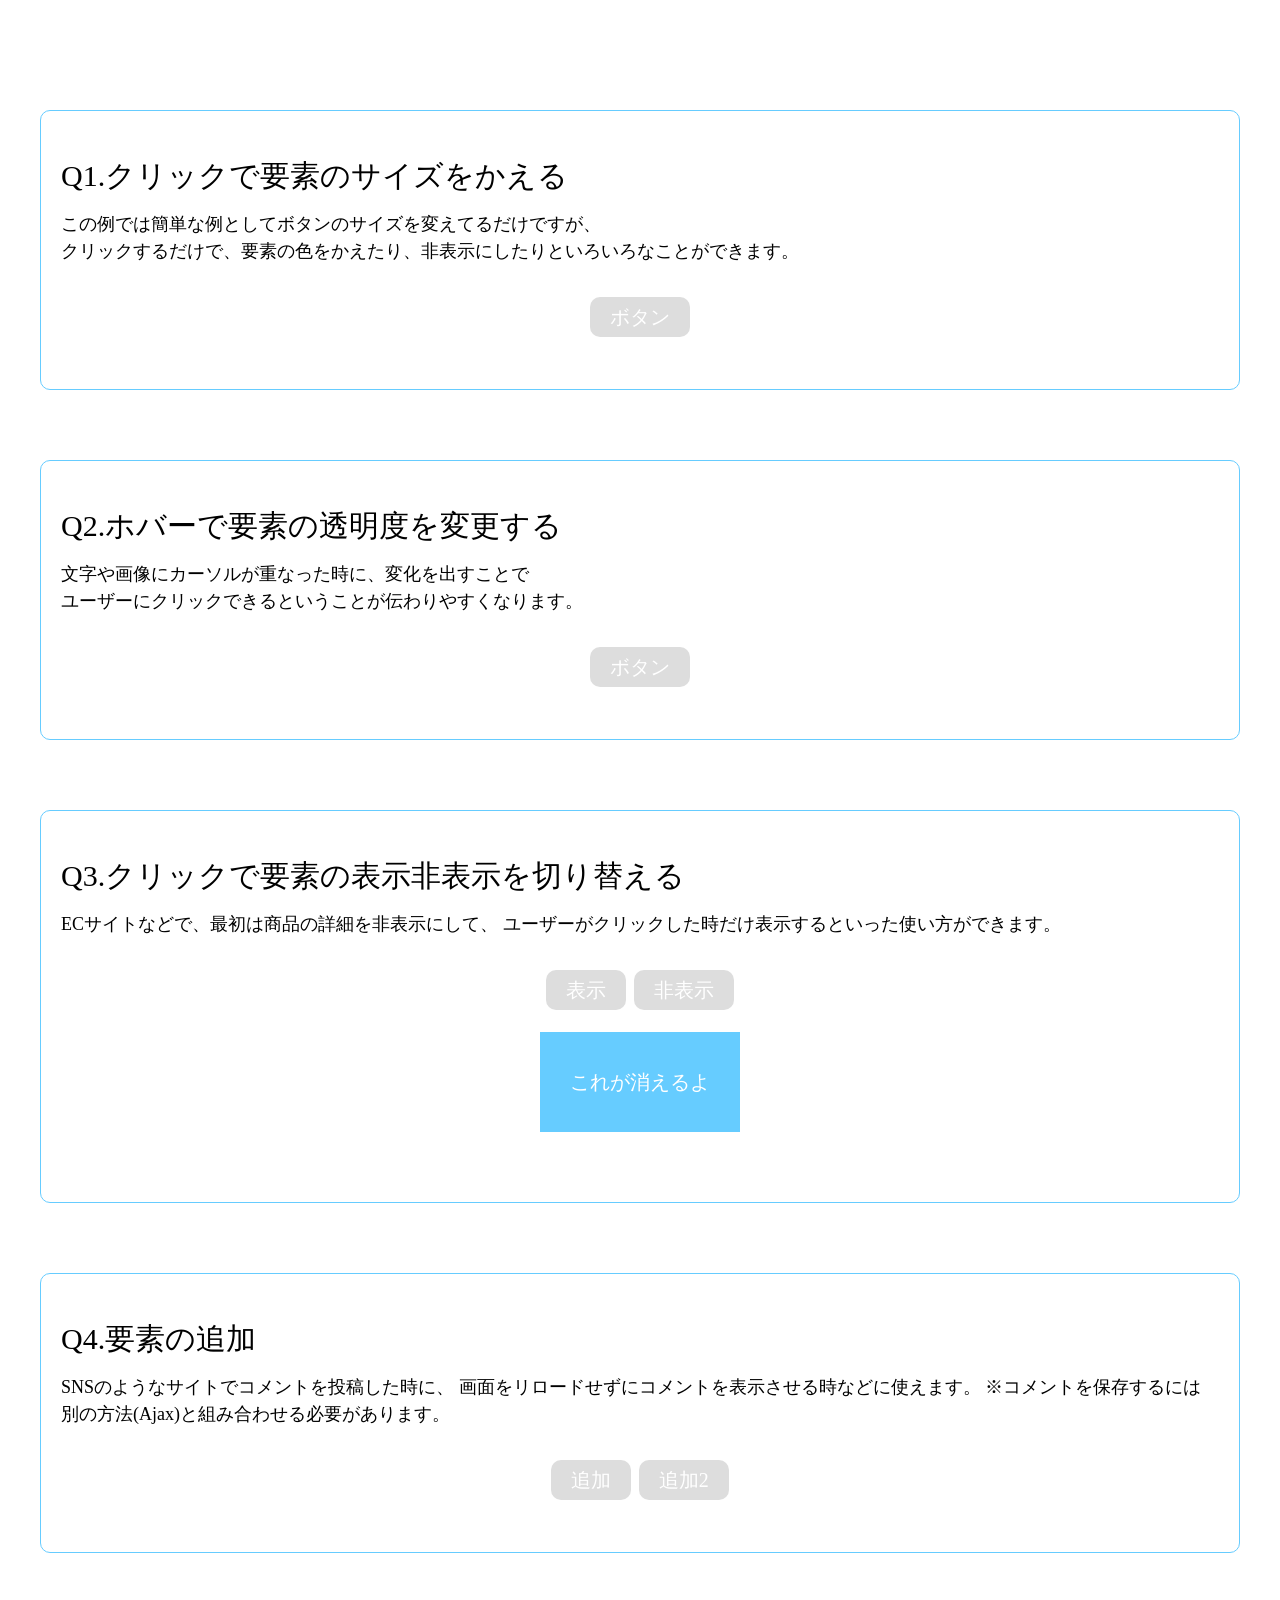
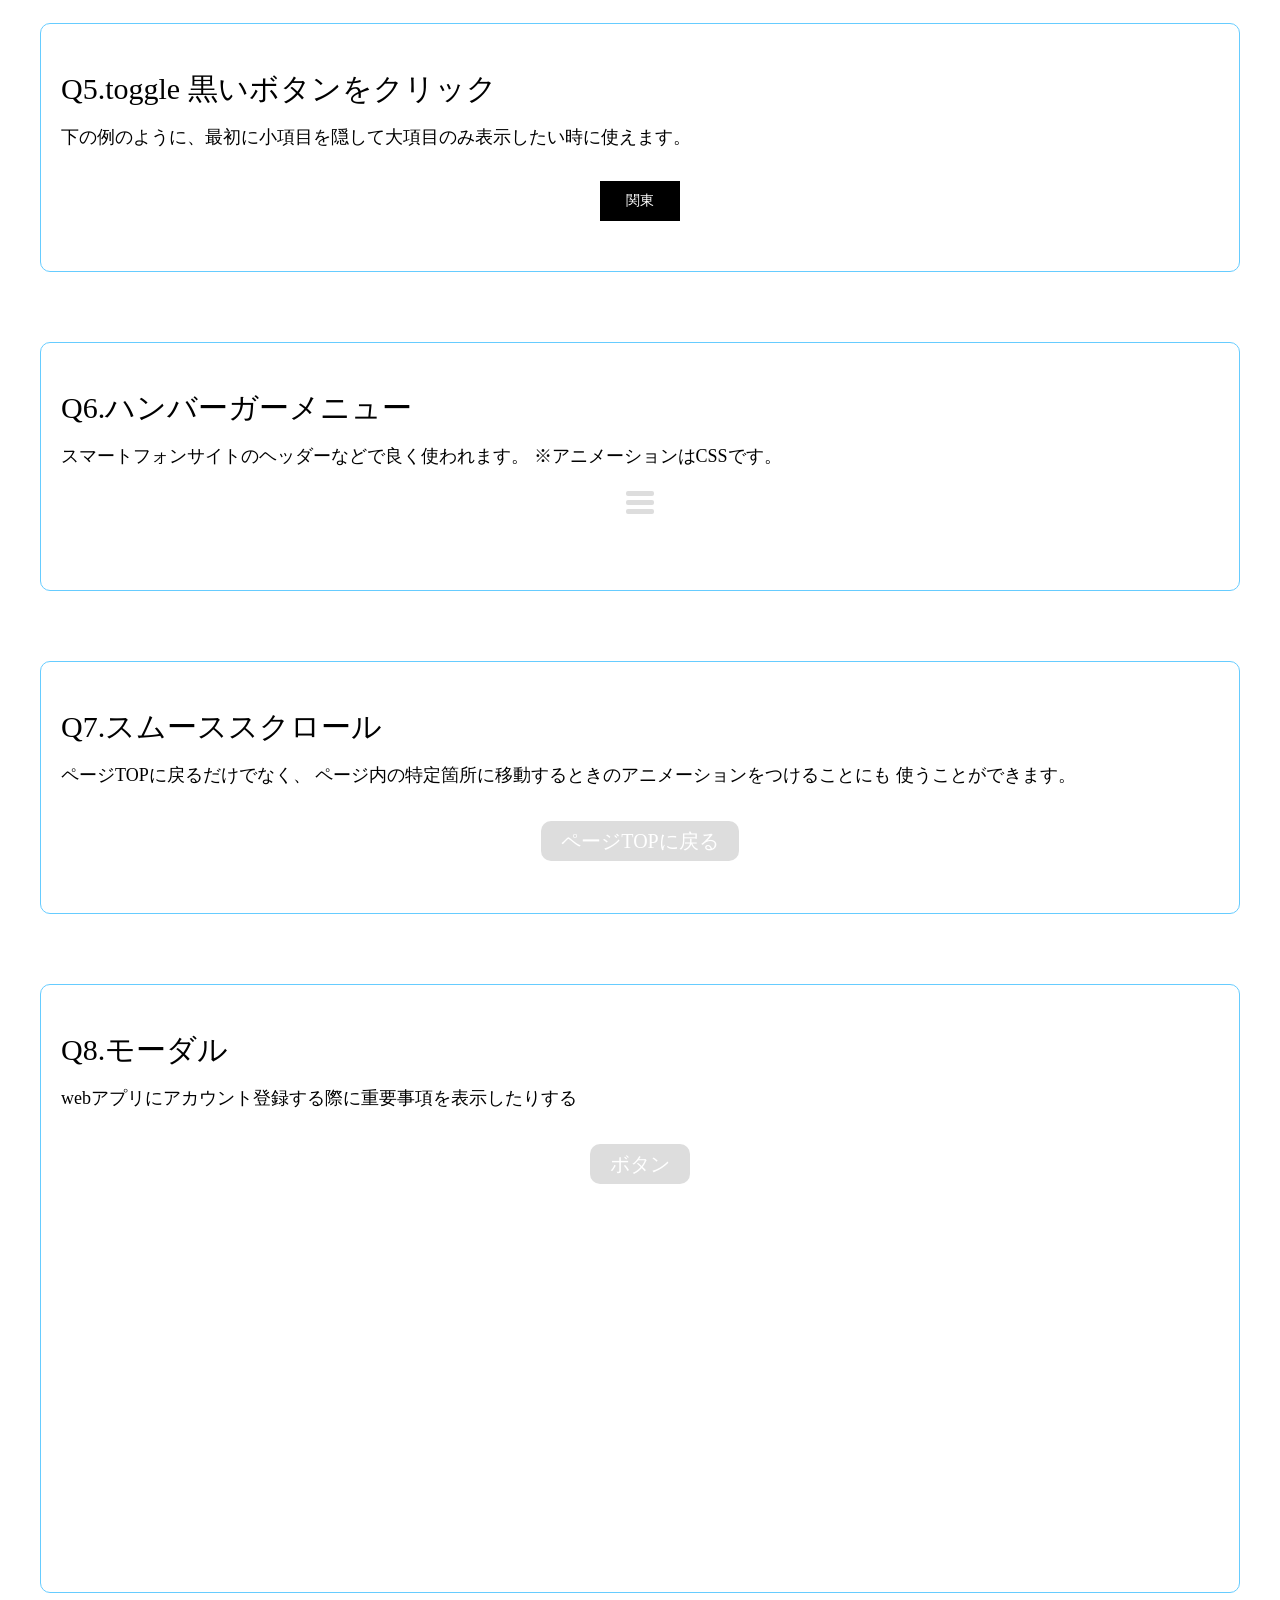
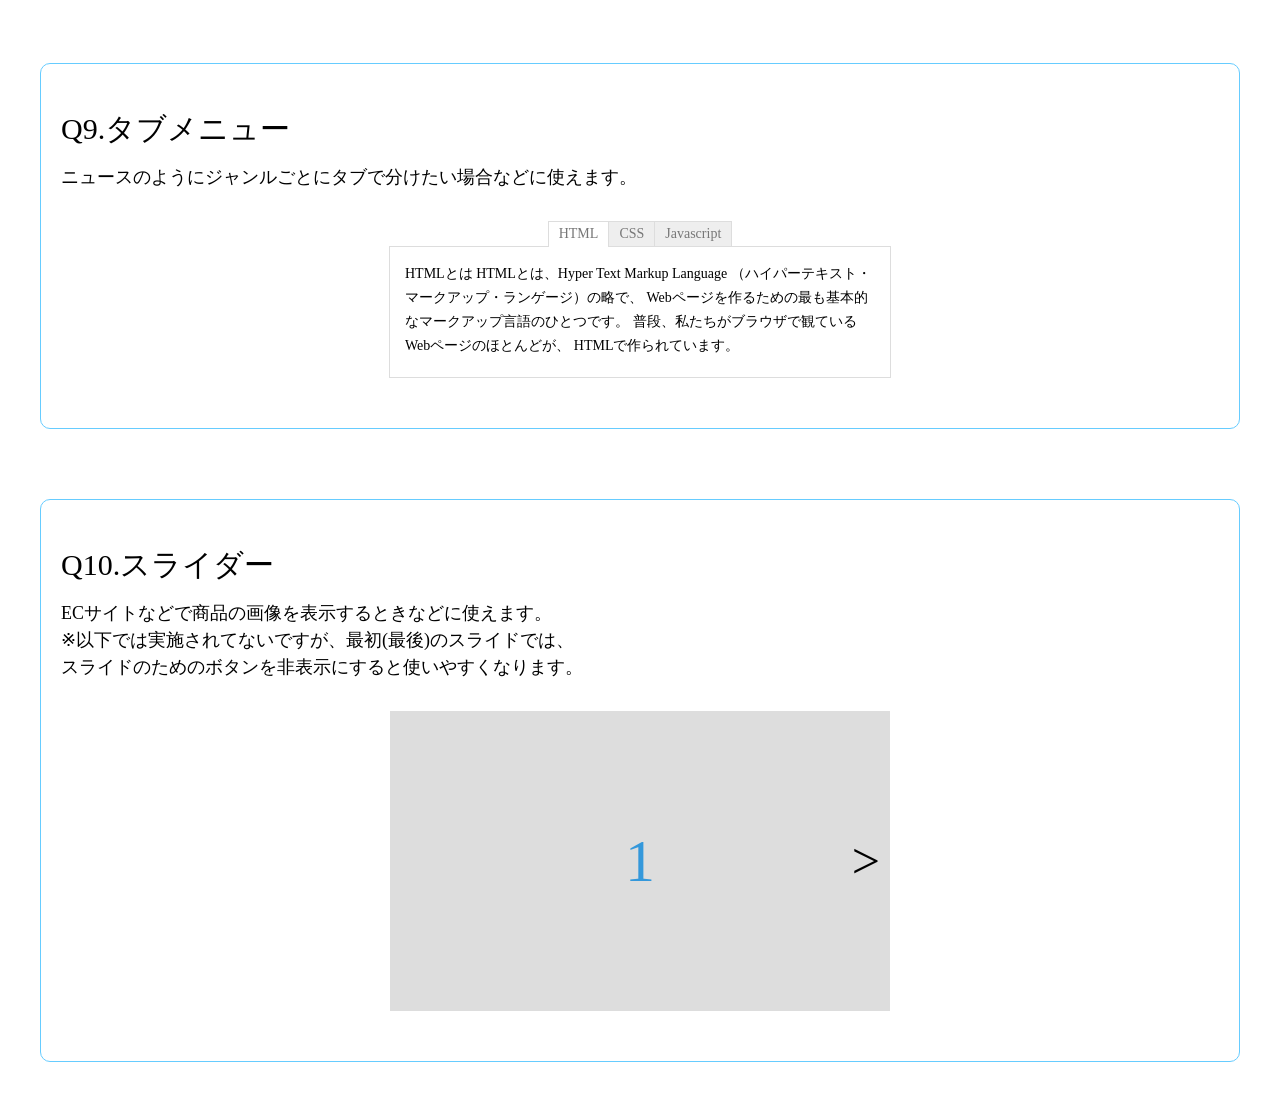
<file: index.html>
<!DOCTYPE html>
<html lang="en">
<head>
    <meta charset="UTF-8">
    <meta name="viewport" content="width=device-width, initial-scale=1.0">
    <meta http-equiv="X-UA-Compatible" content="ie=edge">
    <title>jQuery練習</title>
    <link rel="stylesheet" href="assets/css/reset.css">
    <link rel="stylesheet" href="assets/css/style.css">
</head>
<body class="container">
    <div class="q-box">
      <h2>Q1.クリックで要素のサイズをかえる</h2>
      <p class="description">
        この例では簡単な例としてボタンのサイズを変えてるだけですが、<br />
        クリックするだけで、要素の色をかえたり、非表示にしたりといろいろなことができます。
      </p>
      <div class="btn-wrapper">
        <div id="js-click-btn" class="btn">ボタン</div>
      </div>
    </div>

    <div class="q-box">
            <h2>Q2.ホバーで要素の透明度を変更する</h2>
            <p class="description">
              文字や画像にカーソルが重なった時に、変化を出すことで<br />
              ユーザーにクリックできるということが伝わりやすくなります。
            </p>
            <div class="btn-wrapper">
              <div id="js-hover-btn" class="btn">ボタン</div>
            </div>
          </div>

         <div class="q-box">
                <h2>Q3.クリックで要素の表示非表示を切り替える</h2>
                <p class="description">
                  ECサイトなどで、最初は商品の詳細を非表示にして、
                  ユーザーがクリックした時だけ表示するといった使い方ができます。
                </p>
                <div class="btn-wrapper">
                  <div id="js-show-btn" class="btn">表示</div>
                  <div id="js-hide-btn" class="btn">非表示</div>
                  <div class="box-wrapper">
                    <div id="js-target-element" class="box">これが消えるよ</div>
                  </div>
                </div>
              </div>


              <div class="q-box">
                    <h2>Q4.要素の追加</h2>
                    <p class="description">
                      SNSのようなサイトでコメントを投稿した時に、
                      画面をリロードせずにコメントを表示させる時などに使えます。
                      ※コメントを保存するには別の方法(Ajax)と組み合わせる必要があります。
                    </p>
                    <div class="btn-wrapper">
                      <ul>
                        <li id="js-add-btn" class="btn">追加</li>
                        <li id="js-add-btn2" class="btn">追加2</li>
                      </ul>
                    </div>
                  </div>




                  <div class="q-box">
                        <h2>Q5.toggle 黒いボタンをクリック</h2>
                        <p class="description">
                          下の例のように、最初に小項目を隠して大項目のみ表示したい時に使えます。
                        </p>
                        <dl class="toggle-menu">
                          <dt class="js-toggle">関東</dt>
                          <dd>東京</dd>
                          <dd>千葉</dd>
                          <dd>埼玉</dd>
                          <dd>神奈川</dd>
                          <dd>茨城</dd>
                          <dd>栃木</dd>
                          <dd>群馬</dd>
                        </dl>
                      </div>




                      <div class="q-box">
                            <h2>Q6.ハンバーガーメニュー</h2>
                            <p class="description">
                              スマートフォンサイトのヘッダーなどで良く使われます。
                              ※アニメーションはCSSです。
                            </p>
                            <div id="toggle" class="js-hamburger hamburger">
                              <span></span>
                            </div>
                          </div>
                      
                          <div class="q-box">
                            <h2>Q7.スムーススクロール</h2>
                            <p class="description">
                              ページTOPに戻るだけでなく、
                              ページ内の特定箇所に移動するときのアニメーションをつけることにも
                              使うことができます。
                            </p>
                            <div class="btn-wrapper">
                              <a class="btn js-scroll">ページTOPに戻る</a>
                            </div>
                          </div>
                      





                          <div class="q-box">
                            <h2>Q8.モーダル</h2>
                            <p class="description">
                              webアプリにアカウント登録する際に重要事項を表示したりする
                            </p>
                            <div class="btn-wrapper modal-wrapper">
                              <div class="btn js-modal">ボタン</div>
                              <div class="modal-content">
                                <div class="modal-close js-modal-close">
                                  <span>×</span>
                                </div>
                                <p>モーダル</p>
                              </div>
                              <div id="modal-bg" class="js-modal-close"></div>
                            </div>
                          </div>






                      
                          <div class="q-box">
                            <h2>Q9.タブメニュー</h2>
                            <p class="description">
                              ニュースのようにジャンルごとにタブで分けたい場合などに使えます。
                            </p>
                            <div class="d-flex">
                              <ul class="tab-nav">
                                <li><a href="#tab01" class="active">HTML</a></li>
                                <li><a href="#tab02">CSS</a></li>
                                <li><a href="#tab03">Javascript</a></li>
                              </ul>
                              <div class="tab-content">
                                <div id="tab01" class="active">
                                  HTMLとは HTMLとは、Hyper Text Markup Language
                                  （ハイパーテキスト・マークアップ・ランゲージ）の略で、
                                  Webページを作るための最も基本的なマークアップ言語のひとつです。
                                  普段、私たちがブラウザで観ているWebページのほとんどが、
                                  HTMLで作られています。
                                </div>
                                <div id="tab02">
                                  CSS（Cascading Style
                                  Sheets、カスケーディング・スタイル・シート）とは、
                                  ウェブページのスタイルを指定するための言語です。
                                </div>
                                <div id="tab03">
                                  JavaScript（ジャバスクリプト）とは、
                                  プログラミング言語のひとつである。
                                  Javaと名前が似ているが、全く異なるプログラミング言語である。
                                  JavaScriptはプロトタイプベースのオブジェクト指向スクリプト言語であるが、
                                  クラスなどのクラスベースに見られる機能も取り込んでいる。
                                </div>
                              </div>
                            </div>
                          </div>
                      
                          <div class="q-box">
                            <h2>Q10.スライダー</h2>
                            <p class="description">
                              ECサイトなどで商品の画像を表示するときなどに使えます。<br />
                              ※以下では実施されてないですが、最初(最後)のスライドでは、<br />
                              スライドのためのボタンを非表示にすると使いやすくなります。
                            </p>
                            <div class="d-flex">
                              <div class="slider">
                                <div class="slide-wrapper">
                                  <div class="slide"><span class="slide-text">1</span></div>
                                  <div class="slide"><span class="slide-text">2</span></div>
                                  <div class="slide"><span class="slide-text">3</span></div>
                                  <div class="slide"><span class="slide-text">4</span></div>
                                  <div class="slide"><span class="slide-text">5(最後)</span></div>
                                </div>
                                <span class="prev-slider"></span>
                                <span class="next-slider">></span>
                              </div>
                            </div>
                          </div>



    

  

    

    
    
    <script src="https://ajax.googleapis.com/ajax/libs/jquery/3.4.1/jquery.min.js"></script>
    <!-- CDNをJavaScriptの上に書く -->
    <script src="assets/js/app.js"></script>
</body>
</html>
</file>
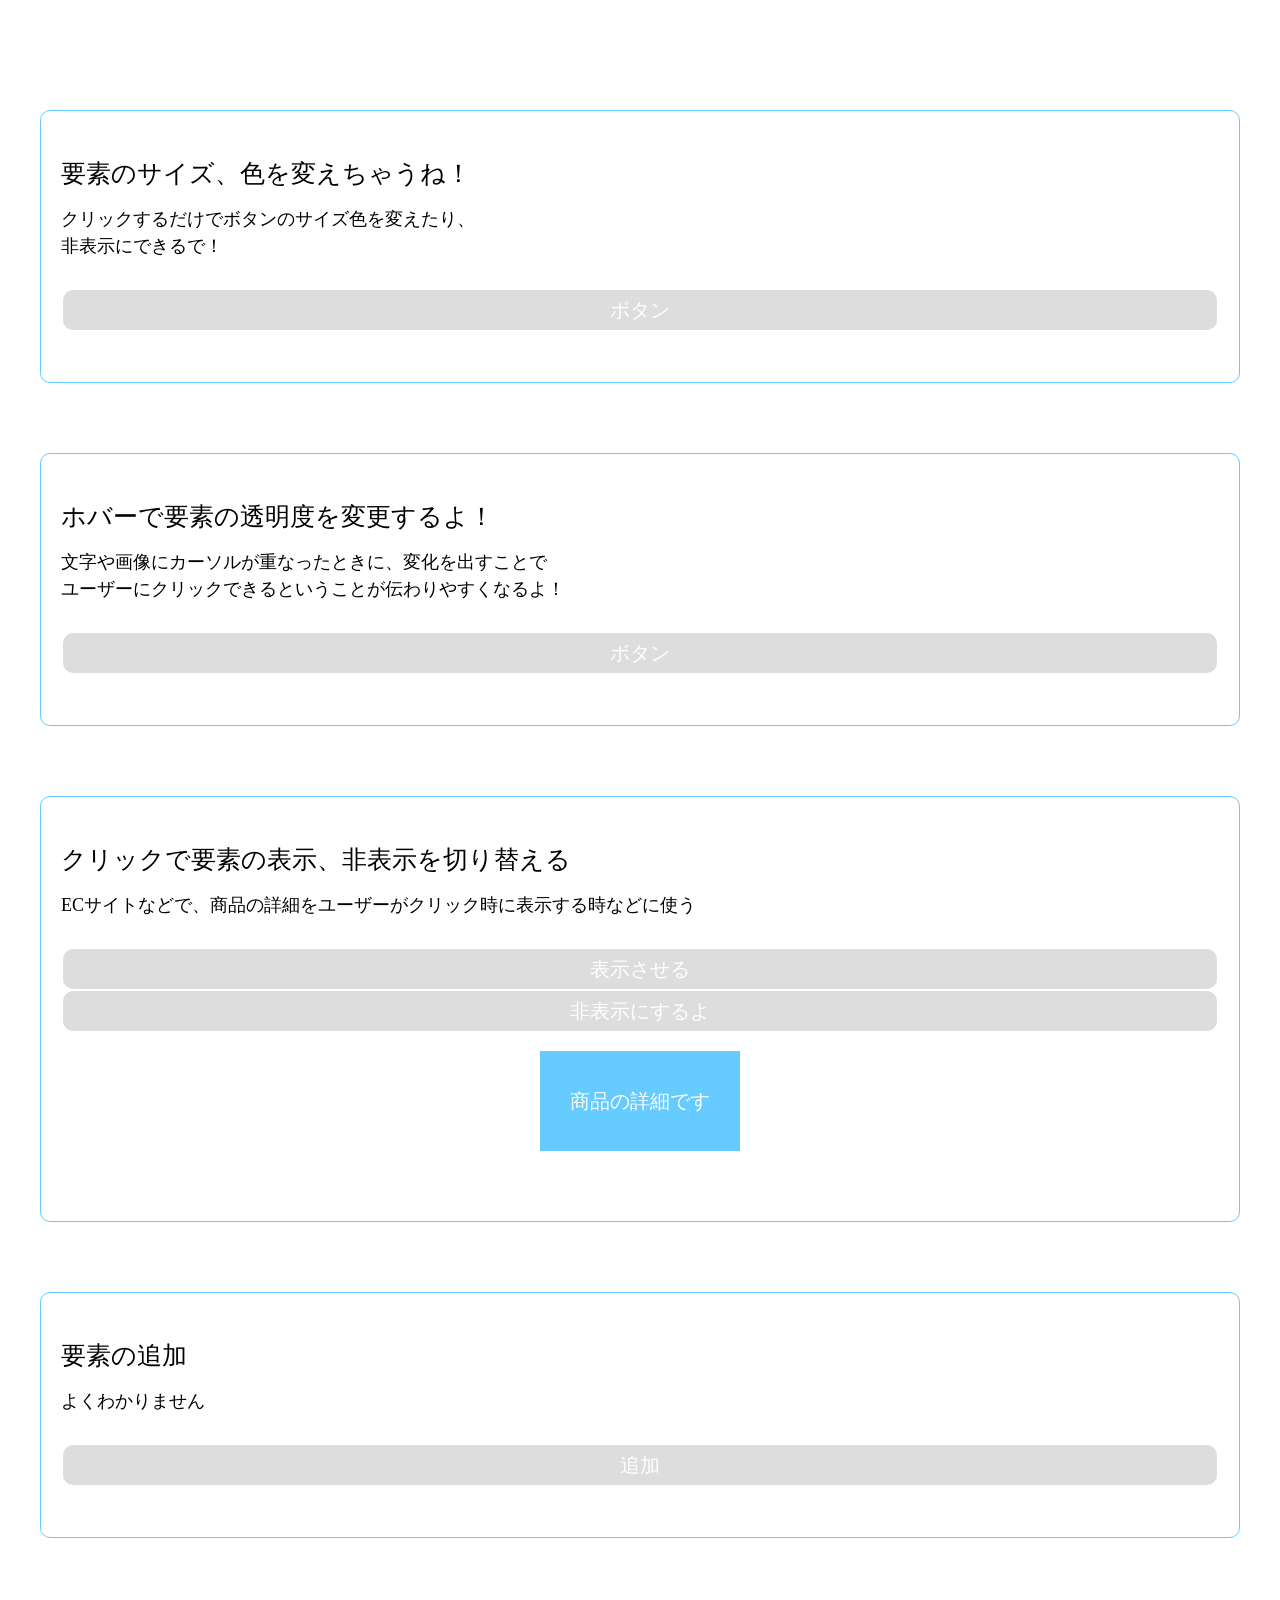
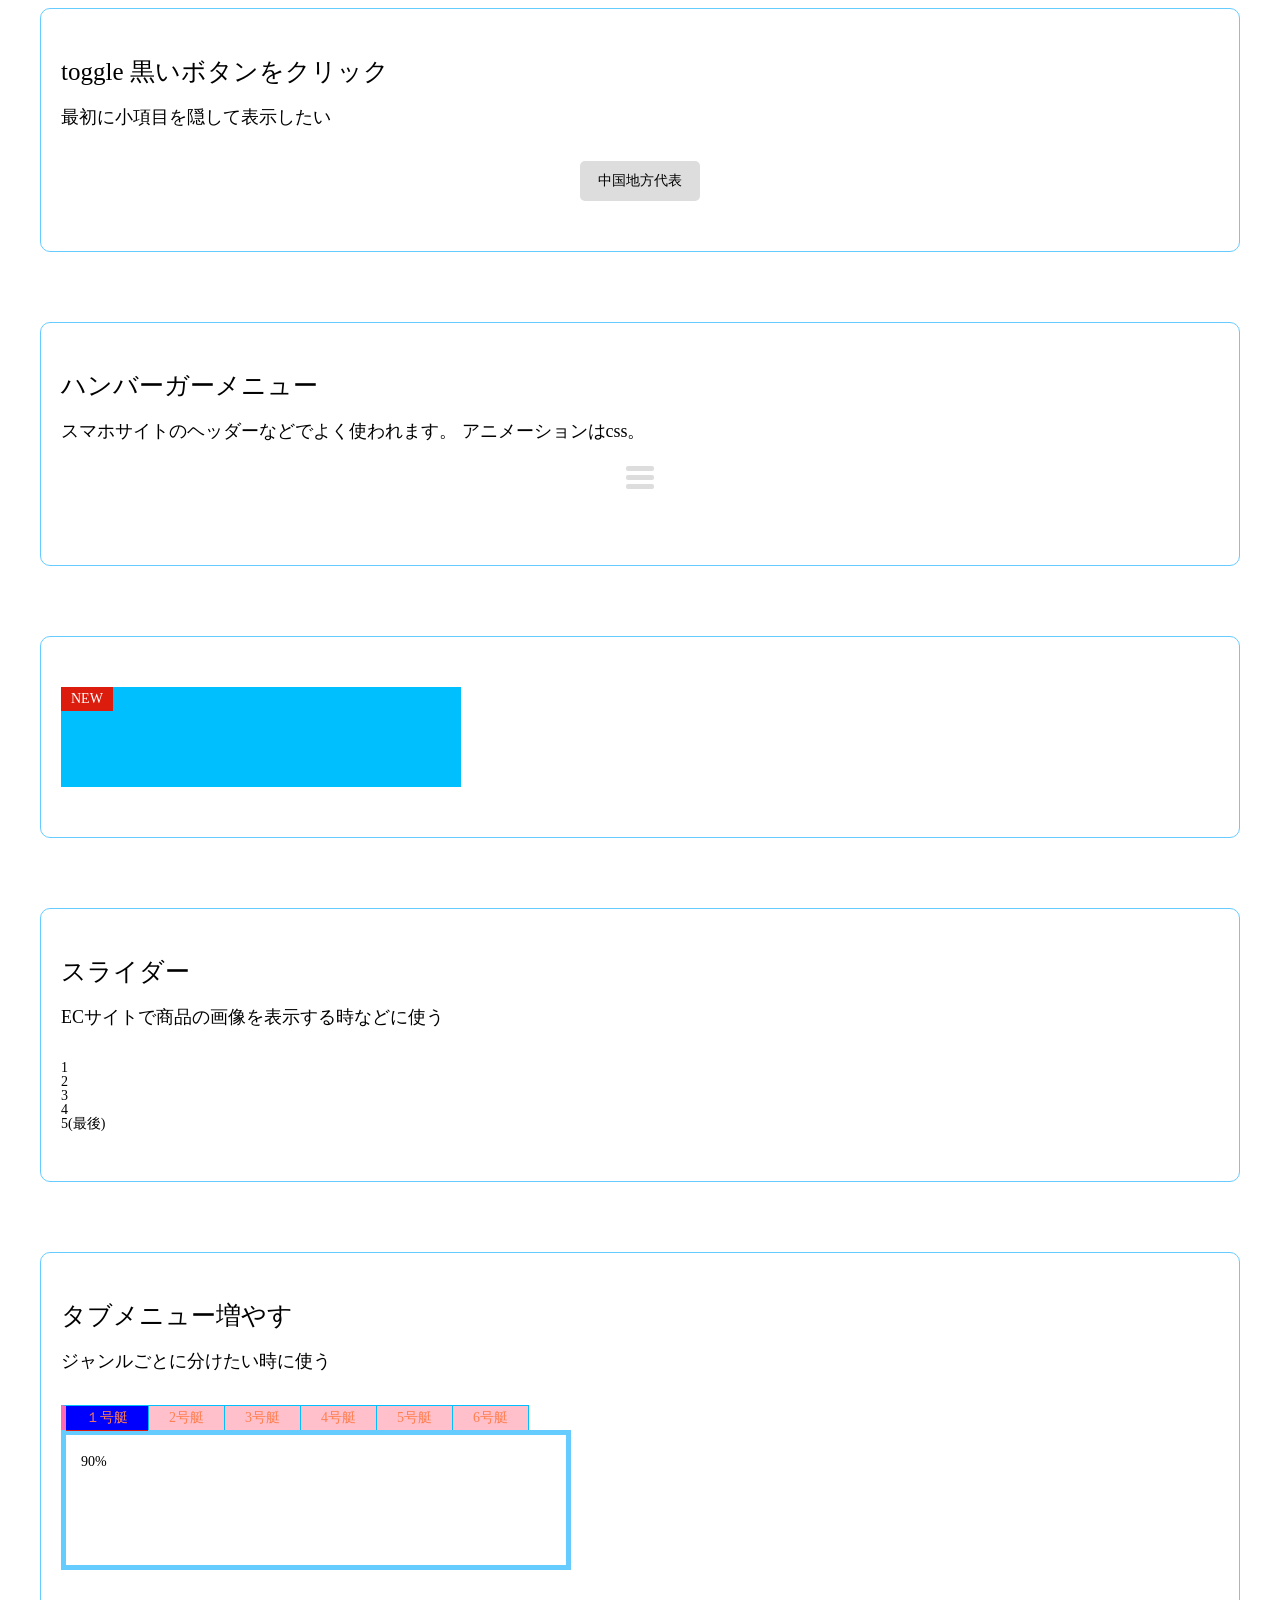
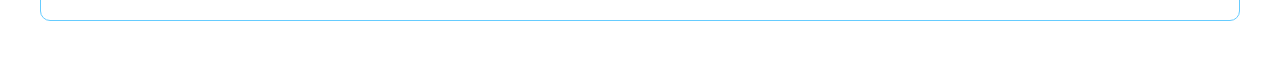
<file: menujQuery/index.html>
<!DOCTYPE html>
<html lang="ja">
<head>
    <meta charset="UTF-8">
    <meta name="viewport" content="width=device-width, initial-scale=1.0">
    <meta http-equiv="X-UA-Compatible" content="ie=edge">
    <title>jQueryメニュー練習</title>
    <link rel="stylesheet" href="assets/css/reset.css">
    <link rel="stylesheet" href="assets/css/style.css">
</head>
<body class="container">
  <div class="q-box">
    <h2>要素のサイズ、色を変えちゃうね！</h2>
    <p class="description">クリックするだけでボタンのサイズ色を変えたり、<br>非表示にできるで！</p>
    <div class="btn-wrapper">
      <div id="js-click-btn" class="btn">ボタン</div>
    </div>
  </div>

  <div class="q-box">
    <h2>ホバーで要素の透明度を変更するよ！</h2>
    <p class="description">文字や画像にカーソルが重なったときに、変化を出すことで<br>
     ユーザーにクリックできるということが伝わりやすくなるよ！</p>
    <div class="btn-wrapper">
      <div id="js-hover-btn" class="btn">ボタン</div>
    </div>
  </div>

  <div class="q-box">
    <h2>クリックで要素の表示、非表示を切り替える</h2>
    <p class="description">ECサイトなどで、商品の詳細をユーザーがクリック時に表示する時などに使う</p>
    <div class="btn-wrapper">
      <div id="js-show-btn" class="btn">表示させる</div>
      <div id="js-hide-btn" class="btn">非表示にするよ</div>
      <div class="box-wrapper">
        <div id="js-target-element" class="box">商品の詳細です</div>
      </div>
    </div>
  </div>


  <div class="q-box">
    <h2>要素の追加</h2>
    <p class="description">よくわかりません</p>
    <div class="btn-wrapper">
      <ul>
        <li id="js-add-btn" class="btn">追加</li>
      </ul>
    </div>
  </div>


  <div class="q-box">
    <h2>toggle 黒いボタンをクリック</h2>
    <p class="description">最初に小項目を隠して表示したい</p>
    <dl class="toggle-menu">
      <dt class="js-toggle">中国地方代表</dt>
      <dd>尾道商業高校</dd>
      <dd>倉敷商業高校</dd>
      <dd>南陽工業高校</dd>
      <dd>出雲西高校</dd>
      <dd>鳥取城北高校</dd>
    </dl>
   </dl>
  </div>



  <div class="q-box">
    <h2>ハンバーガーメニュー</h2>
    <p class="description">
      スマホサイトのヘッダーなどでよく使われます。
      アニメーションはcss。
    </p>
    <div id="toggle" class="js-hamburger hamburger">
      <span></span>
    </div>
  </div>

  
  <div class="q-box">
    <div class="before_test">
      
    </div>
  </div>



<div class="q-box">
  <h2>スライダー</h2>
  <p class="description">
    ECサイトで商品の画像を表示する時などに使う
  </p>
  <div class="d-flex">
    <div class="slider">
      <div class="slide-wrapper">
        <div class="slide"><span class="slide-text">1</span></div>
        <div class="slide"><span class="slide-text">2</span></div>
        <div class="slide"><span class="slide-text">3</span></div>
        <div class="slide"><span class="slide-text">4</span></div>
        <div class="slide"><span class="slide-text">5(最後)</span></div>
      </div>
    </div>
  </div>
</div>


<div class="q-box">
  <h2>タブメニュー増やす</h2>
  <p class="description">
    ジャンルごとに分けたい時に使う
  </p>
  <div class="d-flex">
    <ul class="tab-nav">
      <li><a href="#tab01" class="active">１号艇</a></li>
      <li><a href="#tab02">2号艇</a></li>
      <li><a href="#tab03">3号艇</a></li>
      <li><a href="#tab04">4号艇</a></li>
      <li><a href="#tab05">5号艇</a></li>
      <li><a href="#tab06">6号艇</a></li>
    </ul>
    <div class="tab-content">
      <div class="active" id="tab01">90%</div>
      <div id="tab02">65%</div>
      <div id="tab03">45%</div>
      <div id="tab04">30%</div>
      <div id="tab05">15%</div>
      <div id="tab06">5%</div>
    </div>
  </div>
</div>








</body>
    <script src="https://ajax.googleapis.com/ajax/libs/jquery/3.4.1/jquery.min.js"></script>
    <!-- CDNをJavaScriptの上に書く -->
    <script src="assets/js/app.js"></script>
</body>
</html>
</file>
<file: assets/css/style.css>
body {
    line-height: 1;
    font-size: 14px;
  }
  
  .container {
    padding: 40px;
  }
  
  .title-box {
    padding: 20px 20px 0 20px;
    background-color: #66ccff;
    color: #fff;
  }
  
  .title-box h1 {
    font-size: 40px;
    margin-bottom: 20px;
  }
  
  .q-box {
    margin-top: 70px;
    border: 1px solid #66ccff;
    padding: 50px 20px;
    border-radius: 10px;
  }
  
  .q-box h2 {
    font-size: 30px;
    margin-bottom: 20px;
  }
  
  .description {
    margin-bottom: 30px;
    font-size: 18px;
    line-height: 27px;
  }
  
  .btn {
    background-color: #ddd;
    margin: 2px;
    display: inline-block;
    color: #fff;
    padding: 10px 20px;
    font-size: 20px;
    border-radius: 10px;
    cursor: pointer;
  }
  
  .opacity {
    opacity: 0.5;
  }
  
  .box-wrapper {
    height: 100px;
    width: 200px;
    text-align: center;
    margin: 20px auto;
  }
  
  .box {
    width: 200px;
    background-color: #66ccff;
    color: #fff;
    line-height: 100px;
    font-size: 20px;
  }
  
  .d-flex {
    display: flex;
    justify-content: center;
    align-items: center;
    flex-direction: column;
  }
  
  /* ボタンのサイズを変更 */
  .btn-wrapper {
    text-align: center;
  }
  
  .large-btn {
    padding: 15px 30px;
  }
  /* ボタンのサイズを変更ここまで */
  
  /* toggle */
  .toggle-menu dt {
    margin: 0 auto;
    width: 80px;
    line-height: 40px;
    text-align: center;
    background-color: #000;
    color: #fff;
    cursor: pointer;
  }
  
  .toggle-menu > dd {
    display: none;
    margin: 0 auto;
    background-color: #fff;
    border: 1px solid #000;
    box-sizing: border-box;
    width: 80px;
    line-height: 40px;
    text-align: center;
    color: #000;
    cursor: pointer;
  }
  
  .toggle-menu dd + dd {
    border-top: none;
  }
  /* toggleここまで */
  
  /* ハンバーガーメニュー */
  .hamburger {
    width: 28px;
    height: 30px;
    margin: 30px auto 10px;
  }
  
  .hamburger span:after,
  .hamburger span:before {
    content: "";
    position: absolute;
    left: 0;
    top: -9px;
  }
  
  .hamburger span:after {
    top: 9px;
  }
  
  .hamburger span {
    position: relative;
    display: block;
  }
  
  .hamburger span,
  .hamburger span:after,
  .hamburger span:before {
    width: 100%;
    height: 5px;
    background-color: #ddd;
    transition: all 0.5s; /*←アニメーション*/
    backface-visibility: hidden;
    border-radius: 2px;
  }
  
  .hamburger.on span {
    background-color: transparent;
  }
  
  .hamburger.on span:before {
    transform: rotate(45deg) translate(5px, 5px);
  }
  
  .hamburger.on span:after {
    transform: rotate(-45deg) translate(7px, -8px);
  }
  /* ハンバーガーメニューここまで */
  
  /* モーダル */
  .modal-close {
    text-align: right;
    padding: 10px;
    font-size: 30px;
    cursor: pointer;
  }
  
  .modal-wrapper {
    min-height: 400px;
  }
  
  .modal-content {
    display: none;
    position: relative;
    top: 50%;
    left: 50%;
    width: 500px;
    height: 300px;
    margin-top: -150px;
    margin-left: -250px;
    background-color: #fff;
    z-index: 2;
  }
  
  #modal-bg {
    display: none;
    background-color: rgba(0, 0, 0, 0.7);
    position: fixed;
    top: 0;
    left: 0;
    right: 0;
    bottom: 0;
    z-index: 1;
  }
  
  .modal-open {
    overflow: hidden;
  }
  
  /* モーダルここまで */
  
  /* タブメニュー */
  .tab-nav {
    display: flex;
  }
  
  .tab-nav li {
    border-right: 1px solid #ddd;
    border-top: 1px solid #ddd;
    background-color: #eee;
  }
  
  .tab-nav li:first-child {
    border-left: 1px solid #ddd;
  }
  
  .tab-nav li a {
    display: block;
    padding: 5px 10px;
    color: #777;
    text-decoration: none;
  }
  
  .tab-nav li a.active {
    border-bottom: 1px solid #fff;
    background-color: #fff;
    margin-bottom: -1px;
  }
  
  .tab-content {
    width: 500px;
    border: 1px solid #ddd;
    z-index: -1;
  }
  
  .tab-content > .active {
    display: block;
  }
  
  .tab-content > div {
    display: none;
    padding: 15px;
    height: 100px;
    line-height: 24px;
  }
  /* タブメニューここまで */
  
  /* スライダー */
  .slider {
    box-sizing: border-box;
    width: 500px;
    height: 300px;
    overflow: hidden;
    position: relative;
  }
  
  .slide-wrapper {
    position: absolute;
  }
  
  .slide {
    box-sizing: border-box;
    background-color: #ddd;
    width: 500px;
    height: 300px;
    float: left;
    text-align: center;
  }
  
  .slide-text {
    font-size: 60px;
    line-height: 300px;
    color: #3498db;
  }
  
  .prev-slider {
    position: absolute;
    top: 50%;
    left: 2%;
    cursor: pointer;
    font-size: 50px;
    margin-top: -25px;
  }
  
  .next-slider {
    position: absolute;
    top: 50%;
    right: 2%;
    cursor: pointer;
    font-size: 50px;
    margin-top: -25px;
  }
  
  /* スライダーここまで */




  .js-toggle {
    /* 300ミリ秒 */
    transition: background .3s;
    /* transition: 0.3s; */
  }
  .js-toggle.on {
    background: #ff0033;
    color: #000;
  }
</file>
<file: menujQuery/assets/css/style.css>
body {
  line-height: 1;
  font-size: 14px;
}

.container {
  padding: 40px;
}

.q-box {
  margin-top: 70px;
  border: 1px solid #66ccff;
  padding: 50px 20px;
  border-radius: 10px;
}

.q-box h2 {
  font-size: 25px;
  margin-bottom: 20px;
}

.description {
  margin-bottom: 30px;
  font-size: 18px;
  line-height: 27px;
}

.btn {
  background-color: #ddd;
  margin: 2px;
  /* display: inline-block; */
  color: #fff;
  padding: 10px 20px;
  font-size: 20px;
  border-radius: 10px;
  cursor: pointer;
}

.btn-wrapper {
  text-align: center;
}

.large-btn {
  padding: 15px 30px;
  background-color: deepskyblue;
}

.opacity {
  opacity: 0.5;
}

.box {
  width: 200px;
  background-color: #66ccff;
  color: #fff;
  line-height: 100px;
  font-size: 20px;
}

.box-wrapper {
  height: 100px;
  width: 200px;
  text-align: center;
  margin: 20px auto;
}

.toggle-menu dt {
  margin: 0 auto;
  width: 120px;
  line-height: 40px;
  text-align: center;
  background-color:#ddd;
  color:  #000;
  cursor: pointer;
  border-radius: 5px;
}

.toggle-menu > dd {
  display: none;
  margin: 0 auto;
  background-color: #66ccff;
  box-sizing: border-box;
  width: 120px;
  line-height: 40px;
  text-align: center;
  color: #000;
  cursor: pointer;
  border-radius: 5px;
}



.hamburger {
  width: 28px;
  height: 30px;
  margin: 30px auto 10px;
}

.hamburger span:after,
.hamburger span:before {
  content: "";
  position: absolute;
  left: 0;
  top: -9px;
}

.hamburger span:after {
  top: 9px;
}

.hamburger span {
  position: relative;
  display: block;
}

.hamburger span,
.hamburger span:after,
.hamburger span:before {
  width: 100%;
  height: 5px;
  background-color: #ddd;
  transition: all 0.5s; /*←アニメーション*/
  backface-visibility: hidden;
  border-radius: 2px;
}

.hamburger.on span {
  background-color: transparent;
}

.hamburger.on span:before {
  transform: rotate(45deg) translate(5px, 5px);
}

.hamburger.on span:after {
  transform: rotate(-45deg) translate(7px, -8px);
}


.before_test {
  width:  400px;          /* 幅指定 */
  height: 100px;
  position:  relative;    /* 位置指定用 */
  background-color: deepskyblue;
}

.before_test:before {
  content: 'NEW';             /* 要素の中身を入れる */
  color:  #fff;               /* 文字色指定 */
  background-color: #dc1c0d;  /* 背景色指定 */
  padding: 5px 10px;          /* 余白指定 */
  display:  inline-block;     
  /* インラインブロックにする */
  position:  relative;        /* 位置指定 */
  left:  0;                   /* 位置指定 */
  top: 0;                     /* 位置指定 */
}


.js-toggle.on {
   background-color: deepskyblue;
}

/* メニュー増やす */
.tab-nav {
  display: flex;
}

.tab-nav li {
  border-right: 1px solid deepskyblue;
  border-top: 1px solid deepskyblue;
  background-color: pink;
}

.tab-nav li:first-child {
  border-left: 5px solid hotpink;
}

.tab-nav li a {
  display: block;
  padding: 5px 20px;
  color: coral;
  text-decoration: none;
}

.tab-nav li a.active {
  border-bottom:  1px solid #dc1c0d;
  background-color: blue;
  margin-bottom: -5px;
}

.tab-content {
  width: 500px;
  border: 5px solid #66ccff;
  z-index: -1;
}

.tab-content > .active {
  display: block;
}

.tab-content > div {
  display: none;
  padding: 15px;
  height: 100px;
  line-height: 24px;
}
</file>
